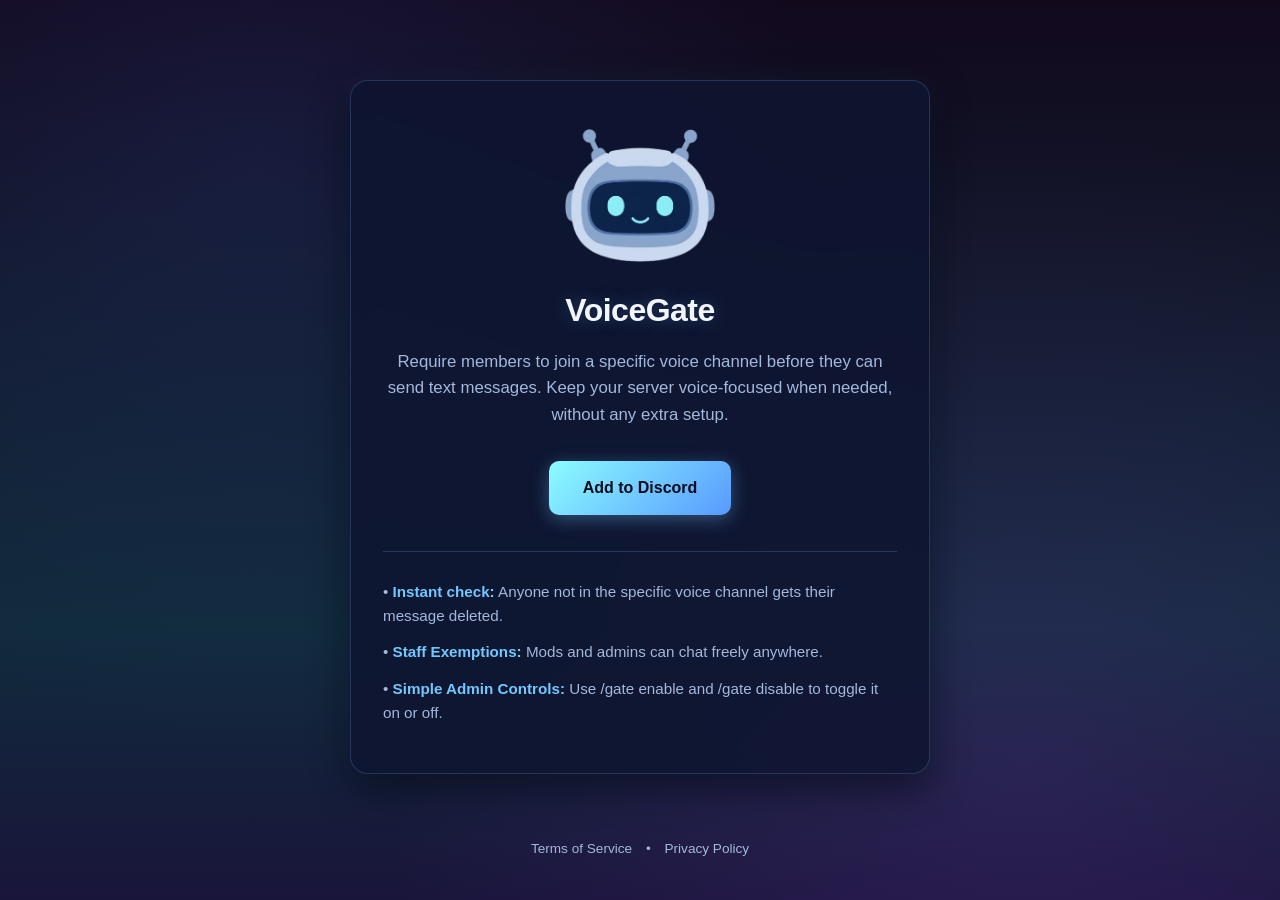
<file: index.html>
<!DOCTYPE html>
<html lang="en">
<head>
    <meta charset="UTF-8">
    <meta name="viewport" content="width=device-width, initial-scale=1.0">
    <title>VoiceGate — Be in Call to Chat</title>
    <meta name="description"
      content="Require members to join a specific voice channel before they can send text messages. Keep your server voice-focused when needed, without any extra setup." />
    <link rel="icon" href="assets/logo.png" type="image/png" />
    <link rel="apple-touch-icon" href="assets/logo.png" />
    <link rel="stylesheet" href="style.css">
</head>
<body class="home-page">
    <main class="home-container">
        <img src="assets/logo.png" alt="" class="logo">
        <h1>VoiceGate</h1>
        <p class="tagline">
            Require members to join a specific voice channel before they can send text messages. Keep your server voice-focused when needed, without any extra setup.
        </p>
        <a href="https://discord.com/discovery/applications/1571646688047931432" class="btn-invite" target="_blank" rel="noopener">
            Add to Discord
        </a>
        <div class="features">
            <div class="feature-item">• <strong>Instant check:</strong> Anyone not in the specific voice channel gets their message deleted.</div>
            <div class="feature-item">• <strong>Staff Exemptions:</strong> Mods and admins can chat freely anywhere.</div>
            <div class="feature-item">• <strong>Simple Admin Controls:</strong> Use /gate enable and /gate disable to toggle it on or off.</div>
        </div>
    </main>

    <footer class="home-footer">
        <a href="terms.html">Terms of Service</a> •
        <a href="privacy.html">Privacy Policy</a>
    </footer>

</body>
</html>
</file>
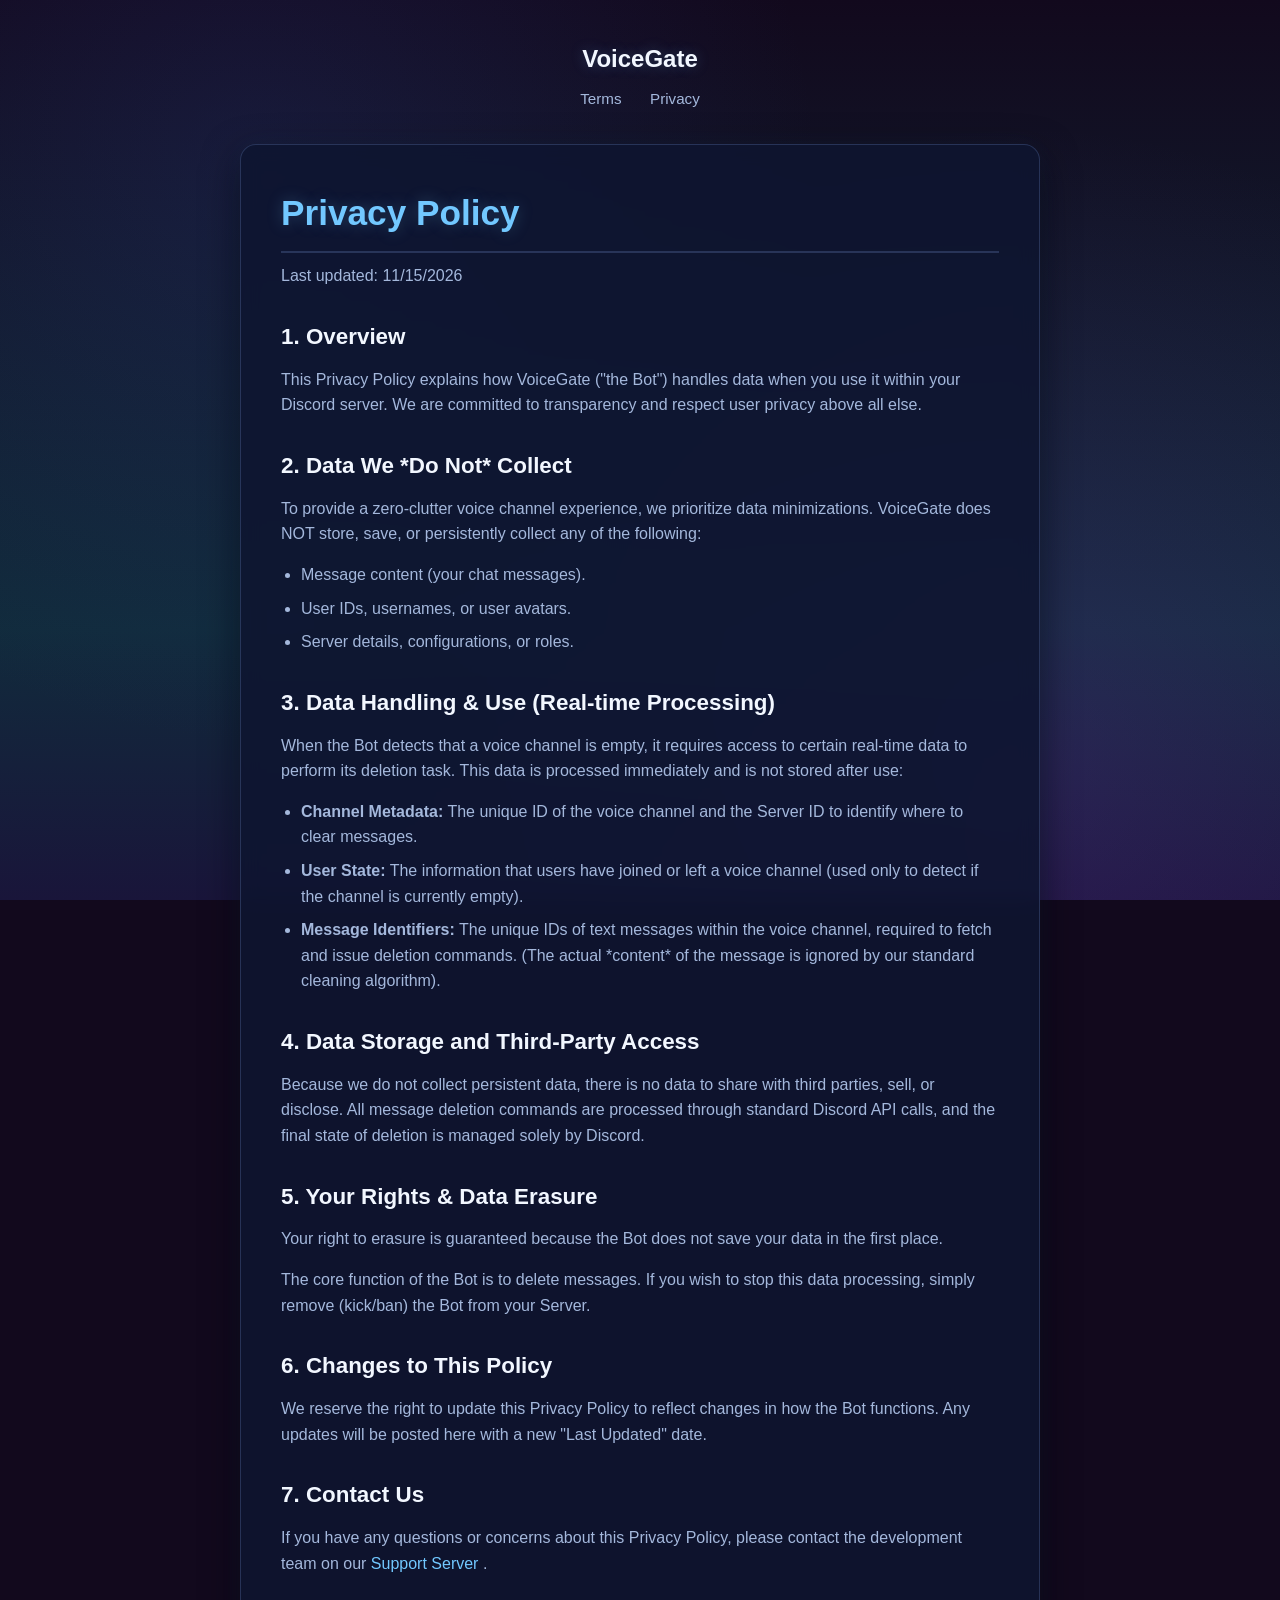
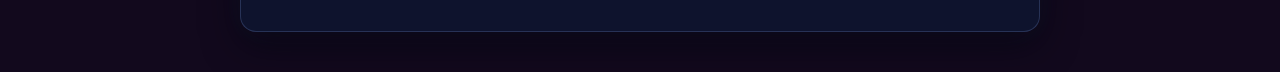
<file: privacy.html>
<!DOCTYPE html>
<html lang="en">
<head>
    <meta charset="UTF-8">
    <meta name="viewport" content="width=device-width, initial-scale=1.0">
    <title>Privacy Policy - VoiceGate</title>
    <link rel="stylesheet" href="style.css">
</head>
<body>

<div class="header">
    <div class="bot-logo">VoiceGate</div>
    <div class="nav">
        <a href="terms.html">Terms</a>
        <a href="privacy.html">Privacy</a>
    </div>
</div>

<div class="container">
    <h1>Privacy Policy</h1>
    <p>Last updated: 11/15/2026</p>

    <h2>1. Overview</h2>
    <p>This Privacy Policy explains how VoiceGate ("the Bot") handles data when you use it within your Discord server. We are committed to transparency and respect user privacy above all else.</p>

    <h2>2. Data We *Do Not* Collect</h2>
    <p>To provide a zero-clutter voice channel experience, we prioritize data minimizations. VoiceGate does NOT store, save, or persistently collect any of the following:</p>
    <ul>
        <li>Message content (your chat messages).</li>
        <li>User IDs, usernames, or user avatars.</li>
        <li>Server details, configurations, or roles.</li>
    </ul>

    <h2>3. Data Handling & Use (Real-time Processing)</h2>
    <p>When the Bot detects that a voice channel is empty, it requires access to certain real-time data to perform its deletion task. This data is processed immediately and is not stored after use:</p>
    <ul>
        <li><strong>Channel Metadata:</strong> The unique ID of the voice channel and the Server ID to identify where to clear messages.</li>
        <li><strong>User State:</strong> The information that users have joined or left a voice channel (used only to detect if the channel is currently empty).</li>
        <li><strong>Message Identifiers:</strong> The unique IDs of text messages within the voice channel, required to fetch and issue deletion commands. (The actual *content* of the message is ignored by our standard cleaning algorithm).</li>
    </ul>

    <h2>4. Data Storage and Third-Party Access</h2>
    <p>Because we do not collect persistent data, there is no data to share with third parties, sell, or disclose. All message deletion commands are processed through standard Discord API calls, and the final state of deletion is managed solely by Discord.</p>

    <h2>5. Your Rights & Data Erasure</h2>
    <p>Your right to erasure is guaranteed because the Bot does not save your data in the first place.</p>
    <p>The core function of the Bot is to delete messages. If you wish to stop this data processing, simply remove (kick/ban) the Bot from your Server.</p>

    <h2>6. Changes to This Policy</h2>
    <p>We reserve the right to update this Privacy Policy to reflect changes in how the Bot functions. Any updates will be posted here with a new "Last Updated" date.</p>

    <h2>7. Contact Us</h2>
    <p>If you have any questions or concerns about this Privacy Policy, please contact the development team on our <a href="https://discord.gg/b7DcVjmBNS">Support Server</a> .</p>

</div>

</body>
</html>
</file>
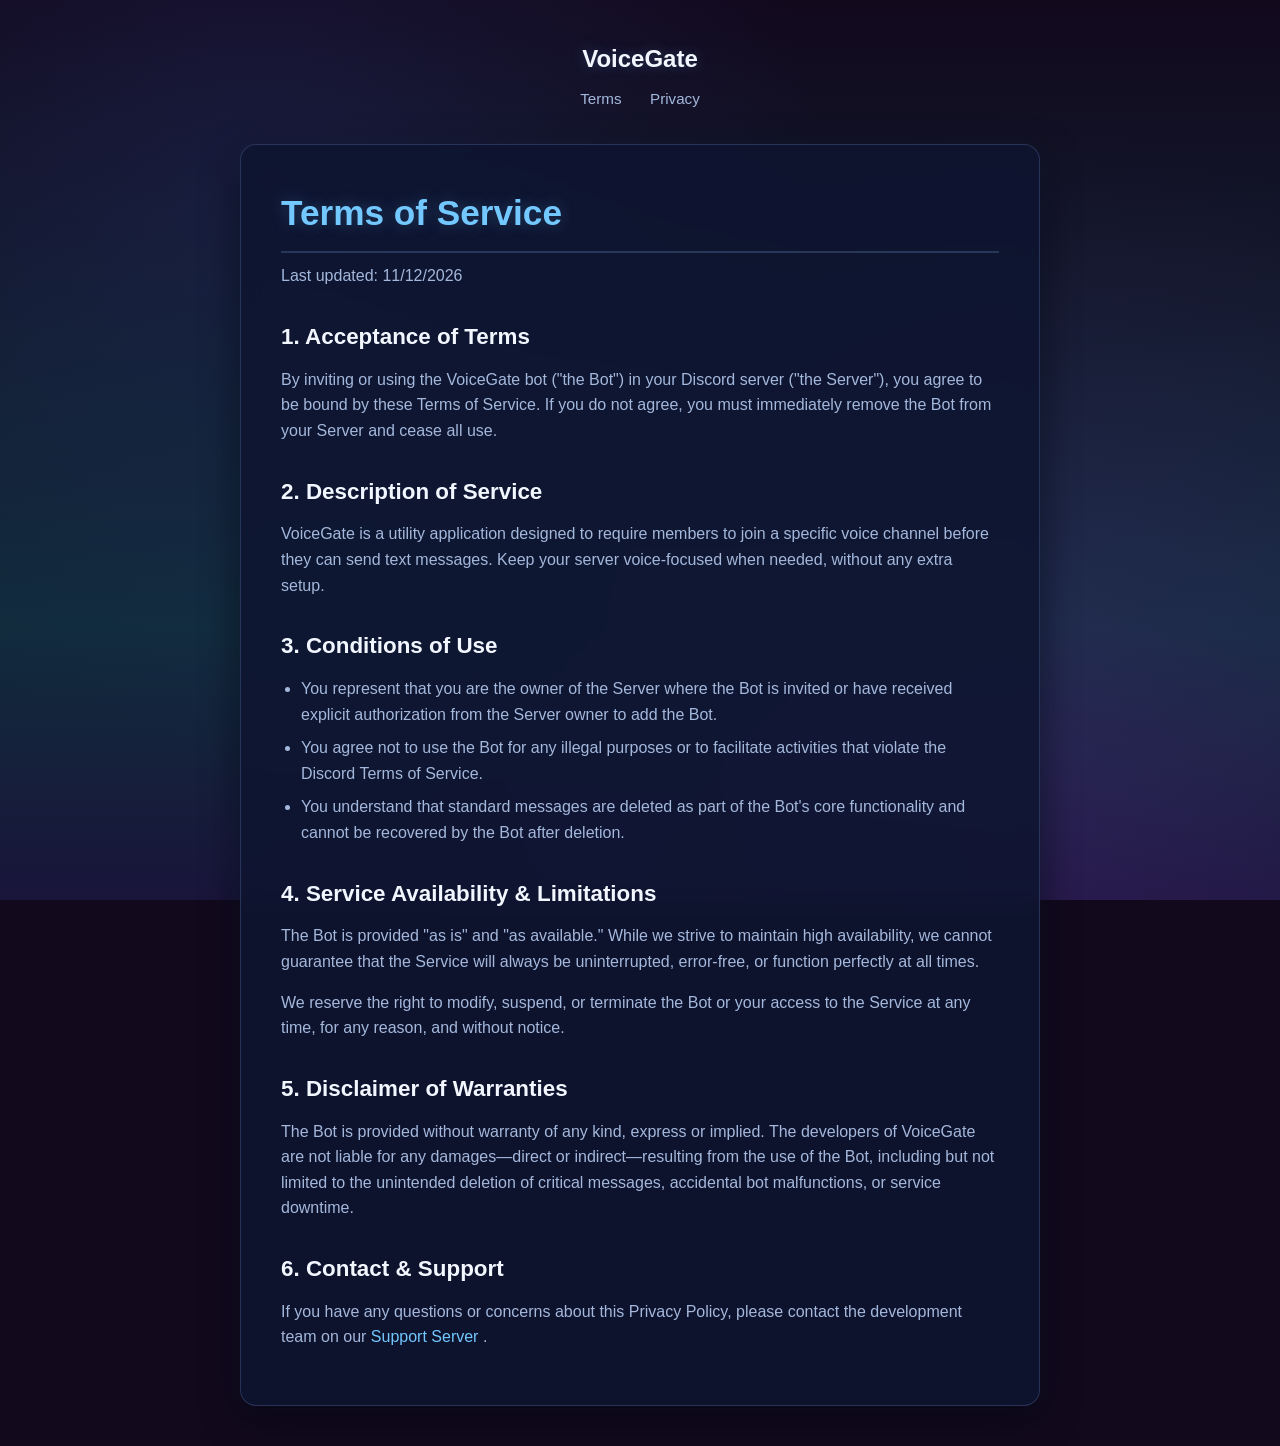
<file: terms.html>
<!DOCTYPE html>
<html lang="en">
<head>
    <meta charset="UTF-8">
    <meta name="viewport" content="width=device-width, initial-scale=1.0">
    <title>Terms of Service - VoiceGate</title>
    <link rel="stylesheet" href="style.css">
</head>
<body>

<div class="header">
    <div class="bot-logo">VoiceGate</div>
    <div class="nav">
        <a href="terms.html">Terms</a>
        <a href="privacy.html">Privacy</a>
    </div>
</div>

<div class="container">
    <h1>Terms of Service</h1>
    <p>Last updated: 11/12/2026</p>

    <h2>1. Acceptance of Terms</h2>
    <p>By inviting or using the VoiceGate bot ("the Bot") in your Discord server ("the Server"), you agree to be bound by these Terms of Service. If you do not agree, you must immediately remove the Bot from your Server and cease all use.</p>

    <h2>2. Description of Service</h2>
    <p>VoiceGate is a utility application designed to require members to join a specific voice channel before they can send text messages. Keep your server voice-focused when needed, without any extra setup.</p>

    <h2>3. Conditions of Use</h2>
    <ul>
        <li>You represent that you are the owner of the Server where the Bot is invited or have received explicit authorization from the Server owner to add the Bot.</li>
        <li>You agree not to use the Bot for any illegal purposes or to facilitate activities that violate the Discord Terms of Service.</li>
        <li>You understand that standard messages are deleted as part of the Bot's core functionality and cannot be recovered by the Bot after deletion.</li>
    </ul>

    <h2>4. Service Availability & Limitations</h2>
    <p>The Bot is provided "as is" and "as available." While we strive to maintain high availability, we cannot guarantee that the Service will always be uninterrupted, error-free, or function perfectly at all times.</p>
    <p>We reserve the right to modify, suspend, or terminate the Bot or your access to the Service at any time, for any reason, and without notice.</p>

    <h2>5. Disclaimer of Warranties</h2>
    <p>The Bot is provided without warranty of any kind, express or implied. The developers of VoiceGate are not liable for any damages—direct or indirect—resulting from the use of the Bot, including but not limited to the unintended deletion of critical messages, accidental bot malfunctions, or service downtime.</p>

    <h2>6. Contact & Support</h2>
    <p>If you have any questions or concerns about this Privacy Policy, please contact the development team on our <a href="https://discord.gg/b7DcVjmBNS">Support Server</a> .</p>

   
</div>

</body>
</html>
</file>
<file: style.css>
:root {
  --bg-color: #12091d;          
  --bg-indigo: #112b3c;         
  --bg-purple: #1b4c54;        
  --content-bg: #210e30;     
  --text-primary: #f2f7ff;      
  --text-secondary: #a4b8dc;     
  --accent: #72c8ff;            
  --accent-hover: #9bd9ff;       
  --accent-glow: rgba(114, 200, 255, 0.25);
  --border-color: rgba(138, 180, 248, 0.2);
  --font-family: 'Segoe UI', Tahoma, Geneva, Verdana, sans-serif;
}

* {
  box-sizing: border-box;
  margin: 0;
  padding: 0;
}

body {
  font-family: var(--font-family);
  background-color: var(--bg-color);
  background-image:
    radial-gradient(circle at 20% 20%, rgba(45, 65, 145, 0.22) 0%, transparent 45%),
    radial-gradient(circle at 80% 85%, rgba(92, 46, 145, 0.28) 0%, transparent 50%),
    linear-gradient(180deg, var(--bg-color) 0%, var(--bg-indigo) 70%, #19153a 100%);
  background-attachment: fixed;
  color: var(--text-primary);
  line-height: 1.6;
  min-height: 100vh;
  display: flex;
  flex-direction: column;
  padding: 40px 20px;
}

.header {
  text-align: center;
  margin-bottom: 32px;
}

.bot-logo {
  font-size: 1.5rem;
  font-weight: bold;
  color: var(--text-primary);
  text-decoration: none;
  text-shadow: 0 0 14px var(--accent-glow);
}

.nav {
  margin-top: 8px;
}

.nav a {
  color: var(--text-secondary);
  text-decoration: none;
  margin: 0 12px;
  font-size: 0.95rem;
  font-weight: 500;
  transition: color 0.2s, text-shadow 0.2s;
}

.nav a:hover,
.nav a.active {
  color: var(--accent);
  text-shadow: 0 0 10px var(--accent-glow);
}

.container {
  max-width: 800px;
  width: 100%;
  margin: 0 auto;
  background-color: rgba(14, 21, 48, 0.88);
  backdrop-filter: blur(10px);
  padding: 40px;
  border-radius: 16px;
  box-shadow: 0 12px 36px rgba(3, 5, 15, 0.65), 0 0 24px rgba(114, 200, 255, 0.06);
  border: 1px solid var(--border-color);
}

body.home-page {
  justify-content: center;
  align-items: center;
}

.home-container {
  max-width: 580px;
  width: 100%;
  margin: auto;
  background-color: rgba(14, 21, 48, 0.88);
  backdrop-filter: blur(10px);
  padding: 48px 32px;
  border-radius: 18px;
  border: 1px solid var(--border-color);
  box-shadow: 0 12px 36px rgba(3, 5, 15, 0.65), 0 0 28px rgba(114, 200, 255, 0.08);
  text-align: center;
}

.logo {
  width: min(150px, 100%);
  margin-bottom: 16px;
  animation: move 0.8s infinite alternate-reverse ease-in-out;
}

.home-container h1 {
  border-bottom: none;
  padding-bottom: 0;
  font-size: 2rem;
  margin-bottom: 12px;
  letter-spacing: -0.5px;
  color: var(--text-primary);
  text-shadow: 0 0 18px var(--accent-glow);
}

.tagline {
  font-size: 1.05rem;
  color: var(--text-secondary);
  margin-bottom: 32px;
}

.btn-invite {
  display: inline-block;
  background: linear-gradient(135deg, #8cfdff 0%, #5899ff 100%);
  color: #060b1e;
  font-weight: 700;
  font-size: 1rem;
  padding: 14px 34px;
  border-radius: 10px;
  text-decoration: none;
  box-shadow: 0 4px 18px rgba(114, 200, 255, 0.35);
  transition: background 0.2s, transform 0.15s, box-shadow 0.2s;
}

.btn-invite:hover {
  background: linear-gradient(135deg, #9be0ff 0%, #73adff 100%);
  color: #060b1e;
  text-decoration: none;
  transform: translateY(-2px);
  box-shadow: 0 6px 24px rgba(114, 200, 255, 0.5);
}

.features {
  margin-top: 36px;
  padding-top: 28px;
  border-top: 1px solid var(--border-color);
  display: flex;
  flex-direction: column;
  gap: 12px;
  text-align: left;
}

.feature-item {
  font-size: 0.95rem;
  color: var(--text-secondary);
}

.feature-item strong {
  color: var(--accent);
}

/* --- Typography --- */
h1 {
  font-size: 2.2rem;
  color: var(--accent);
  margin-bottom: 10px;
  border-bottom: 2px solid var(--border-color);
  padding-bottom: 10px;
  text-shadow: 0 0 16px var(--accent-glow);
}

h2 {
  font-size: 1.4rem;
  margin-top: 30px;
  margin-bottom: 12px;
  color: var(--text-primary);
}

p, li {
  font-size: 1rem;
  color: var(--text-secondary);
  margin-bottom: 15px;
}

ul {
  margin-left: 20px;
  margin-bottom: 20px;
}

li {
  margin-bottom: 8px;
}

a {
  color: var(--accent);
  text-decoration: none;
  transition: color 0.2s;
}

a:hover {
  color: var(--accent-hover);
  text-decoration: underline;
}

/* --- Shared Footer --- */
.footer {
  text-align: center;
  margin-top: 32px;
  padding-top: 20px;
  border-top: 1px solid var(--border-color);
  font-size: 0.85rem;
  color: #7488b0;
}

.home-footer {
  text-align: center;
  margin-top: 24px;
  font-size: 0.85rem;
  color: var(--text-secondary);
}

.home-footer a {
  color: var(--text-secondary);
  margin: 0 10px;
}

.home-footer a:hover {
  color: var(--accent);
}

@keyframes move {
  0% {
    transform: translateY(0px);
  }
  100% {
    transform: translateY(-6px);
  }
}
</file>
